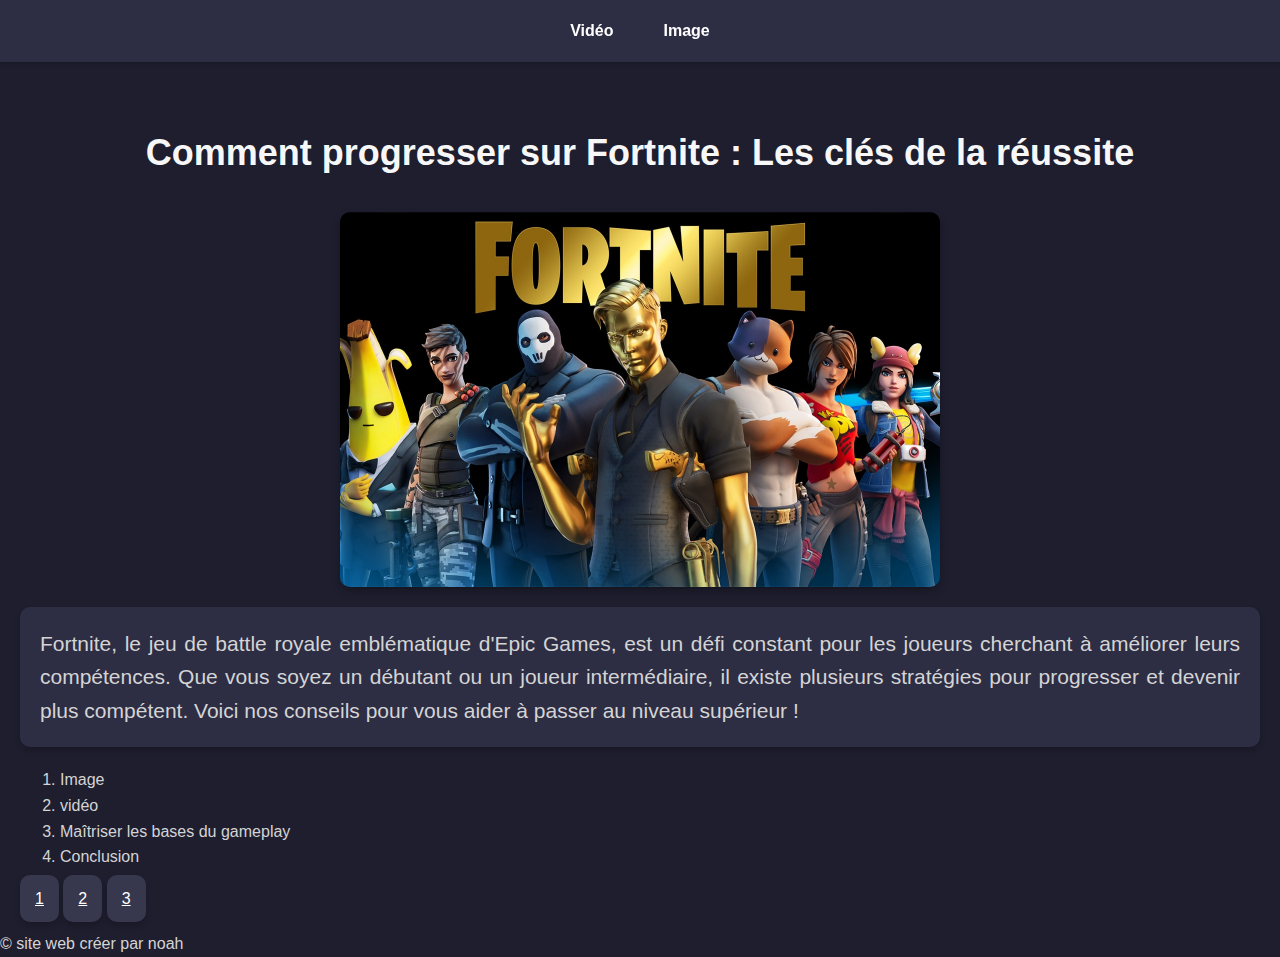
<file: index.html>
<html lang="fr">
<meta charset="UTF-8">
<title>Fortnite</title>

<link rel="stylesheet" href="style.css">

<body>

<div class="navbar">
<a href="https://www.youtube.com/embed/ioQZOgxXHVM?si=x29HWTZVedZ-2jQM">Vidéo
</a>
<a href="image.webp">Image</a>
</div>

<main>
<h1 class="bloc"> Comment progresser sur Fortnite : Les clés de la réussite
</h1>
<img src="image.webp"style="width:100%;max-width:600px;">
<p class="bloc5">Fortnite, le jeu de battle royale emblématique d'Epic Games, est un défi constant
	pour les joueurs cherchant à améliorer leurs compétences. Que vous soyez un débutant ou un joueur 
	intermédiaire, il existe plusieurs stratégies pour progresser et devenir plus compétent. Voici nos 
	conseils pour vous aider à passer au niveau supérieur !
</p>
	
<ol>
<li>Image</li>
<li>vidéo</li>
<li>Maîtriser les bases du gameplay</li>
<li>Conclusion</li>
</ol>

<a class="bloc4" href="index.html">1</a>
<a class="bloc4" href="index1.html">2</a>
<a class="bloc4" href="index2.html">3</a>
<a class="bloc6" href="imagedepied1.webp">easter egg</a>

</main>

<footer>
<a>&copy; site web créer par noah </a>
</footer>

</body>
</html>
</file>
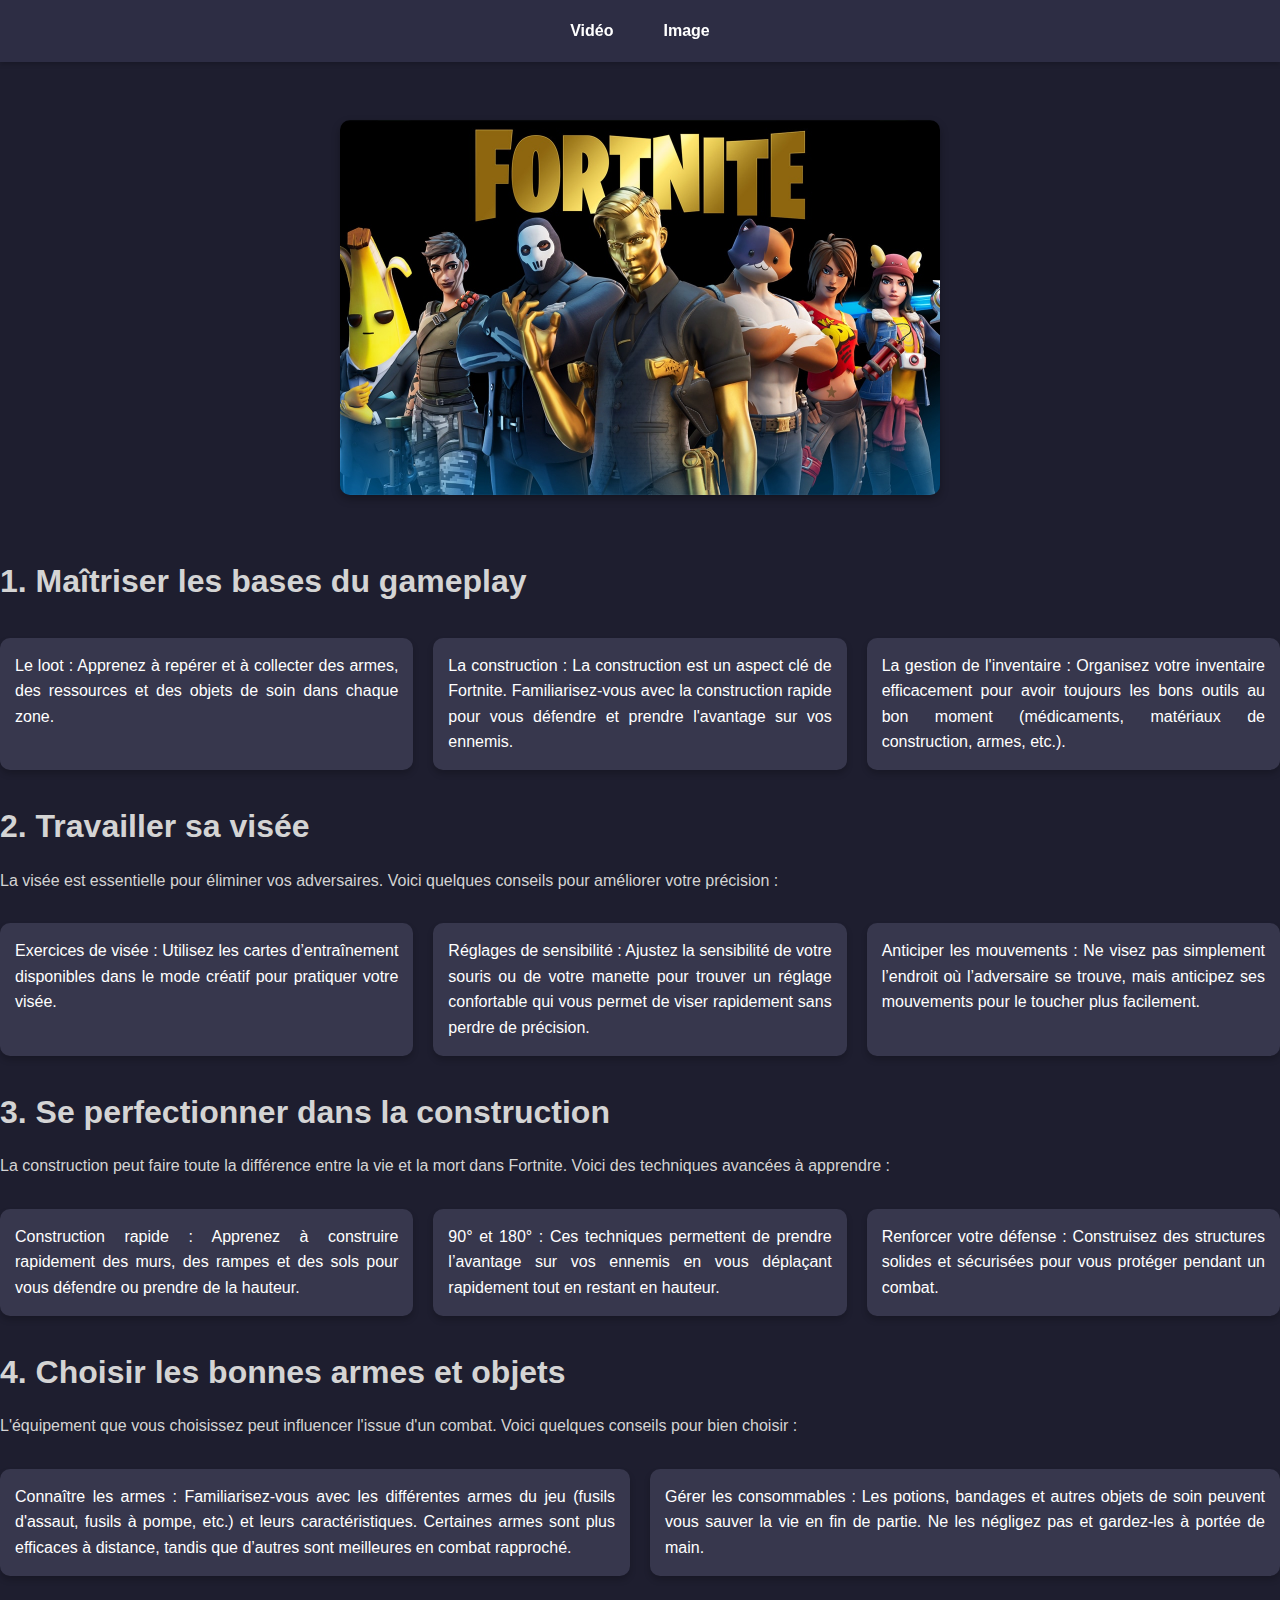
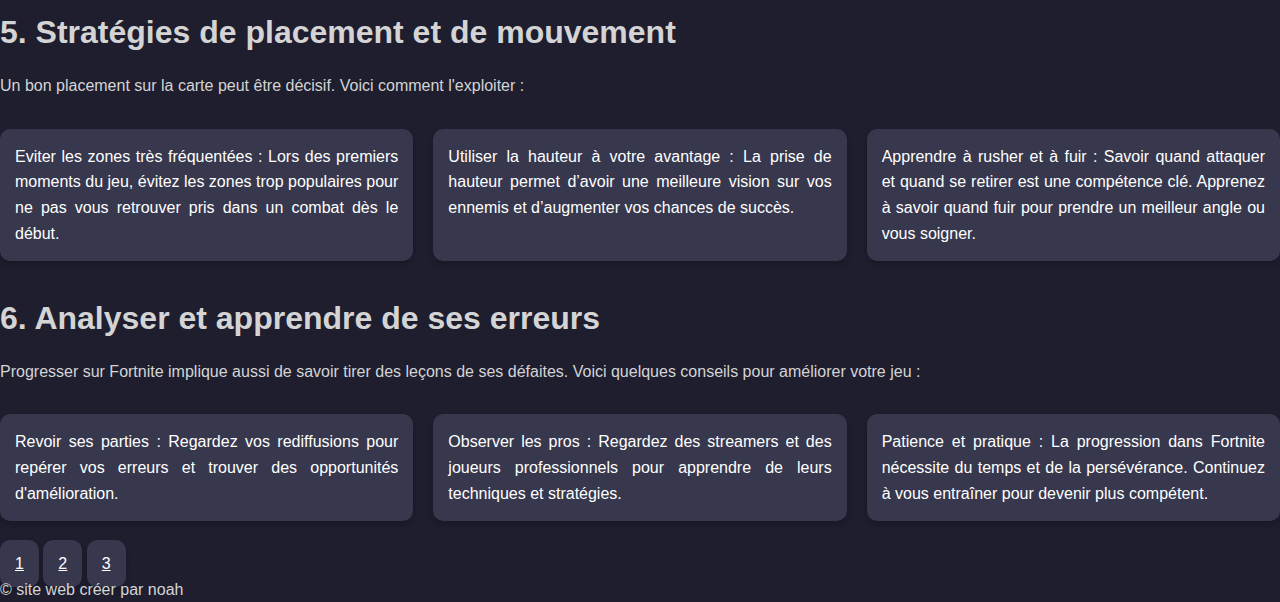
<file: index1.html>
<html lang="fr">
<meta charset="UTF-8">
<title>Fortnite</title>

<link rel="stylesheet" href="style.css">

<body>

<div class="navbar">
<a href="https://www.youtube.com/embed/ioQZOgxXHVM?si=x29HWTZVedZ-2jQM">Vidéo
</a>
<a href="image.webp">Image</a>
</div>
	
<main>
<img src="image.webp"style="width:100%;max-width:600px;">
</main>

<h1 class="bloc1">1. Maîtriser les bases du gameplay
</h1>
<div class="parent">
<p class="bloc4">Le loot : Apprenez à repérer et à collecter des armes, des ressources et des objets de soin dans chaque zone.
</p>
<p class="bloc4">La construction : La construction est un aspect clé de Fortnite. Familiarisez-vous avec la construction rapide pour vous défendre et prendre l'avantage sur vos ennemis.
</p>
<p class="bloc4">La gestion de l'inventaire : Organisez votre inventaire efficacement pour avoir toujours les bons outils au bon moment (médicaments, matériaux de construction, armes, etc.).
</p>
</div>

<h1 class="bloc1">2. Travailler sa visée
</h1>
<p class="bloc2">La visée est essentielle pour éliminer vos adversaires. Voici quelques conseils pour améliorer votre précision :
</p>
<div class="parent">
<p class="bloc4">Exercices de visée : Utilisez les cartes d’entraînement disponibles dans le mode créatif pour pratiquer votre visée.
</p>
<p class="bloc4">Réglages de sensibilité : Ajustez la sensibilité de votre souris ou de votre manette pour trouver un réglage confortable qui vous permet de viser rapidement sans perdre de précision.
</p>
<p class="bloc4">Anticiper les mouvements : Ne visez pas simplement l’endroit où l’adversaire se trouve, mais anticipez ses mouvements pour le toucher plus facilement.
</p>
</div>

<h1 class="bloc1">3. Se perfectionner dans la construction
</h1>
<p class="bloc2">La construction peut faire toute la différence entre la vie et la mort dans Fortnite. Voici des techniques avancées à apprendre :
</p>
<div class="parent">
<p class="bloc4">Construction rapide : Apprenez à construire rapidement des murs, des rampes et des sols pour vous défendre ou prendre de la hauteur.
</p>
<p class="bloc4">90° et 180° : Ces techniques permettent de prendre l’avantage sur vos ennemis en vous déplaçant rapidement tout en restant en hauteur.
</p>
<p class="bloc4">Renforcer votre défense : Construisez des structures solides et sécurisées pour vous protéger pendant un combat.
</p>
</div>

<h1 class="bloc1">4. Choisir les bonnes armes et objets
</h1>
<p class="bloc2">L'équipement que vous choisissez peut influencer l'issue d'un combat. Voici quelques conseils pour bien choisir :
</p>
<div class="parent">
<p class="bloc4">Connaître les armes : Familiarisez-vous avec les différentes armes du jeu (fusils d'assaut, fusils à pompe, etc.) et leurs caractéristiques. Certaines armes sont plus efficaces à distance, tandis que d’autres sont meilleures en combat rapproché.
</p>
<p class="bloc4">Gérer les consommables : Les potions, bandages et autres objets de soin peuvent vous sauver la vie en fin de partie. Ne les négligez pas et gardez-les à portée de main.
</p>
</div>
	
<h1 class="bloc1">5. Stratégies de placement et de mouvement
</h1>
<p class="bloc2">Un bon placement sur la carte peut être décisif. Voici comment l'exploiter :
</p>
<div class="parent">
<p class="bloc4">Eviter les zones très fréquentées : Lors des premiers moments du jeu, évitez les zones trop populaires pour ne pas vous retrouver pris dans un combat dès le début.
</p>
<p class="bloc4">Utiliser la hauteur à votre avantage : La prise de hauteur permet d’avoir une meilleure vision sur vos ennemis et d’augmenter vos chances de succès.
</p>
<p class="bloc4">Apprendre à rusher et à fuir : Savoir quand attaquer et quand se retirer est une compétence clé. Apprenez à savoir quand fuir pour prendre un meilleur angle ou vous soigner.
</p>
</div>

<h1 class="bloc1">6. Analyser et apprendre de ses erreurs
</h1>
<p class="bloc2">Progresser sur Fortnite implique aussi de savoir tirer des leçons de ses défaites. Voici quelques conseils pour améliorer votre jeu :
</p>
<div class="parent">
<p class="bloc4">Revoir ses parties : Regardez vos rediffusions pour repérer vos erreurs et trouver des opportunités d'amélioration.
</p>
<p class="bloc4">Observer les pros : Regardez des streamers et des joueurs professionnels pour apprendre de leurs techniques et stratégies.
</p>
<p class="bloc4">Patience et pratique : La progression dans Fortnite nécessite du temps et de la persévérance. Continuez à vous entraîner pour devenir plus compétent.
</p>
</div>

<a class="bloc4" href="index.html">1</a>
<a class="bloc4" href="index1.html">2</a>
<a class="bloc4" href="index2.html">3</a>
<a class="bloc6" href="imagedepied1.webp">easter egg</a>
</main>

<footer>
<a>&copy; site web créer par noah </a>
</footer>

</body>
</html>
</file>
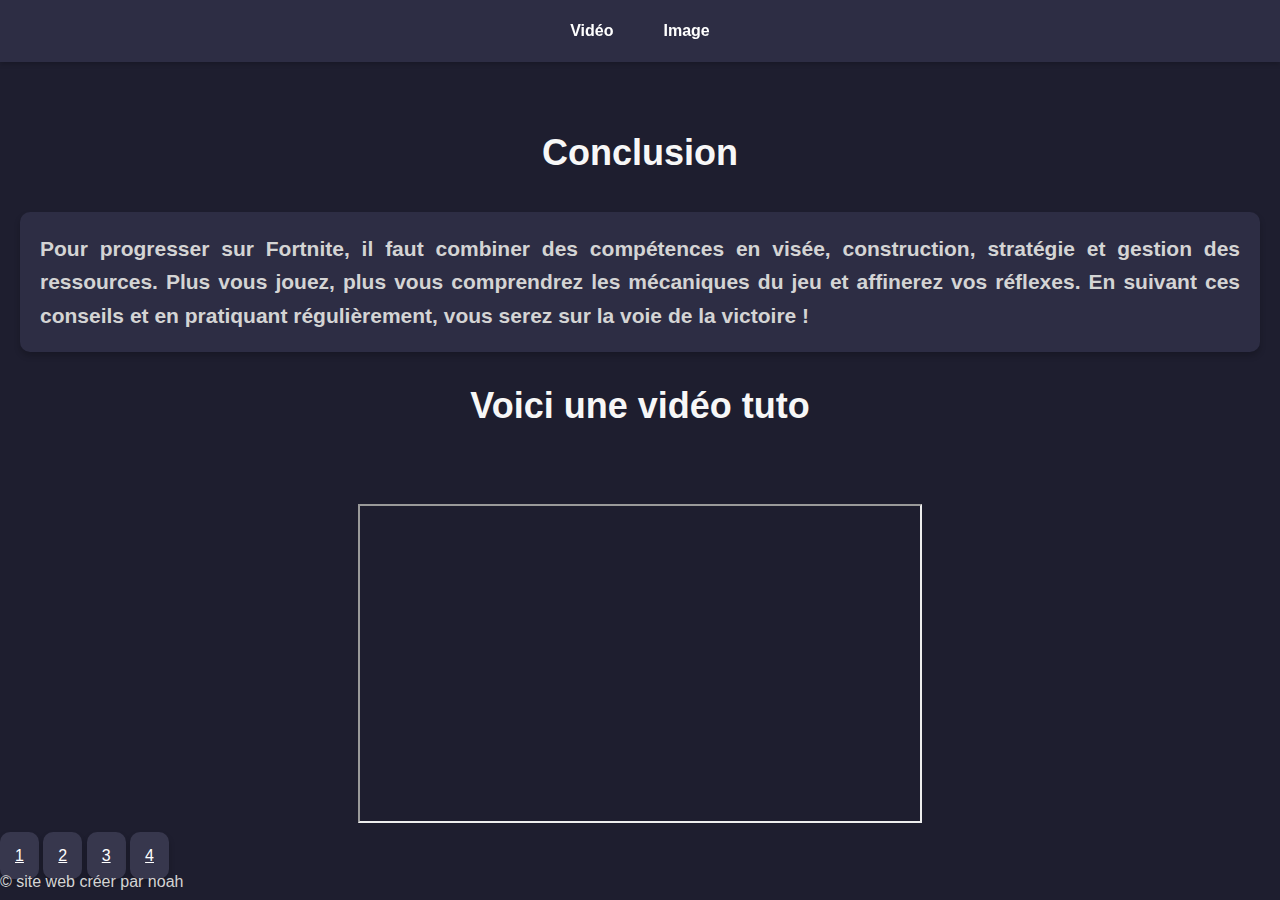
<file: index2.html>
<html lang="fr">
<meta charset="UTF-8">
<title>Fortnite</title>

<link rel="stylesheet" href="style.css">

<body>

<div class="navbar">
<a href="https://www.youtube.com/embed/ioQZOgxXHVM?si=x29HWTZVedZ-2jQM">Vidéo
</a>
<a href="image.webp">Image</a>
</div>

<main>
<h1 class="bloc">Conclusion</h1>
<h1 class="bloc5">Pour progresser sur Fortnite, il faut combiner des compétences en visée, construction, stratégie et gestion des ressources. Plus vous jouez, plus vous comprendrez les mécaniques du jeu et affinerez vos réflexes. En suivant ces conseils et en pratiquant régulièrement, vous serez sur la voie de la victoire !</h1>
<h1 class="bloc">Voici une vidéo tuto</h1>
</main>

 <div id="videoBox"><iframe width="560" height="315" 
src="https://www.youtube.com/embed/ioQZOgxXHVM?si=x29HWTZVedZ-2jQM">
</iframe>
</div>

<a class="bloc4" href="index.html">1</a>
<a class="bloc4" href="index1.html">2</a>
<a class="bloc4" href="index2.html">3</a>
<a class="bloc4" href="index3.html">4</a>
</main>

<footer>
<a>&copy; site web créer par noah </a>
</footer>

</body>
</html>
</file>
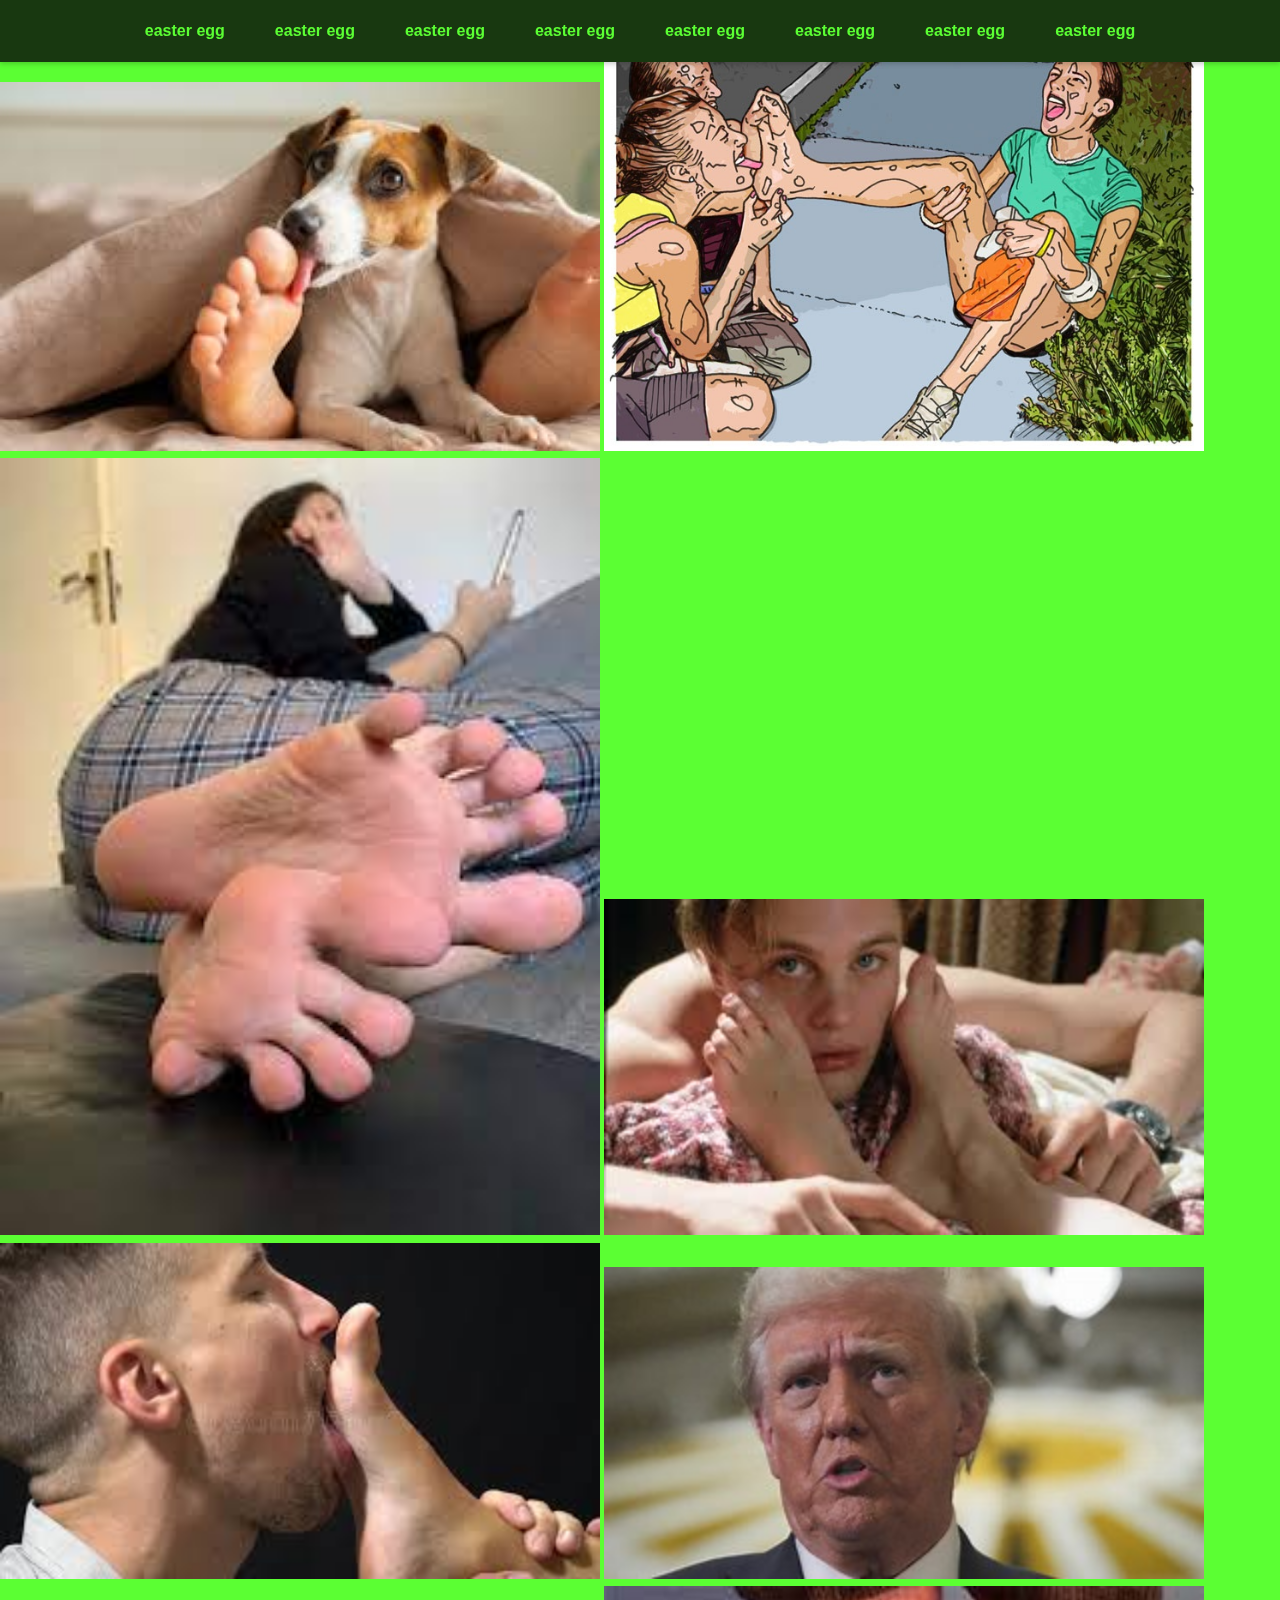
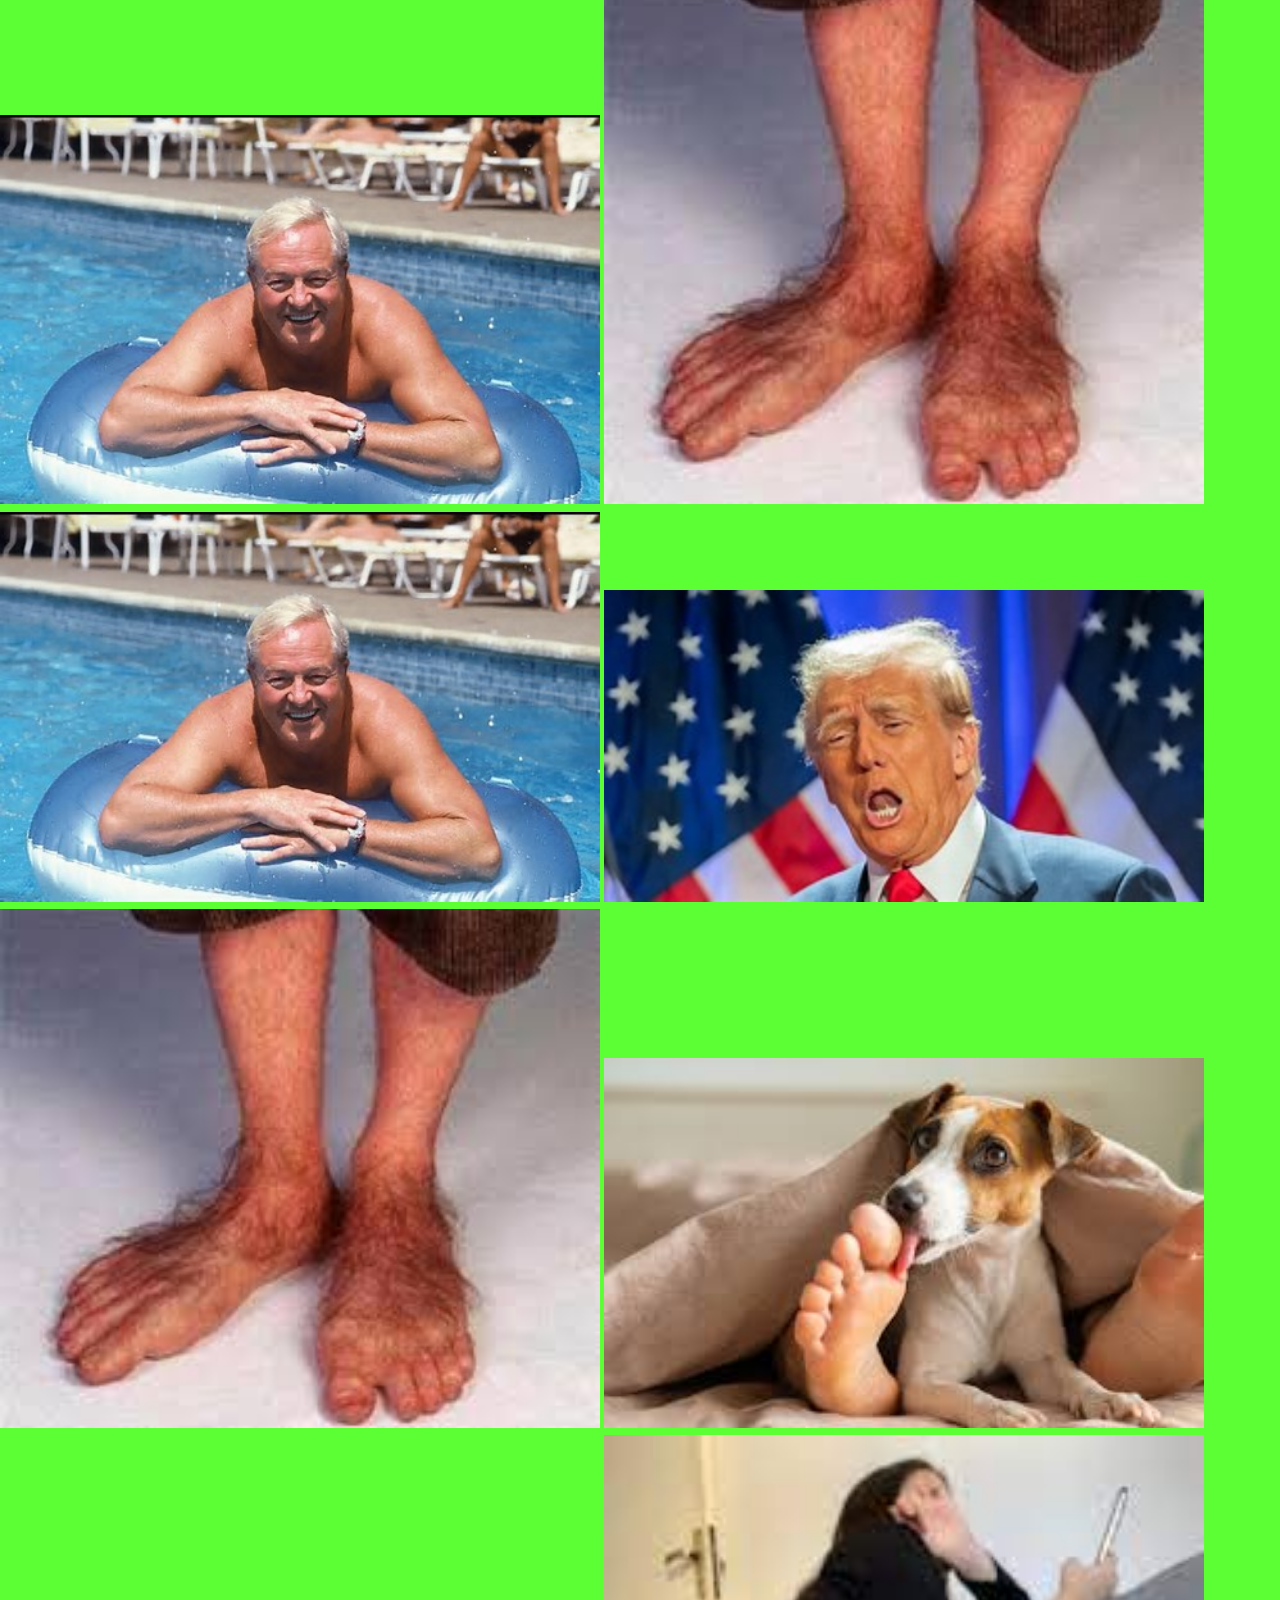
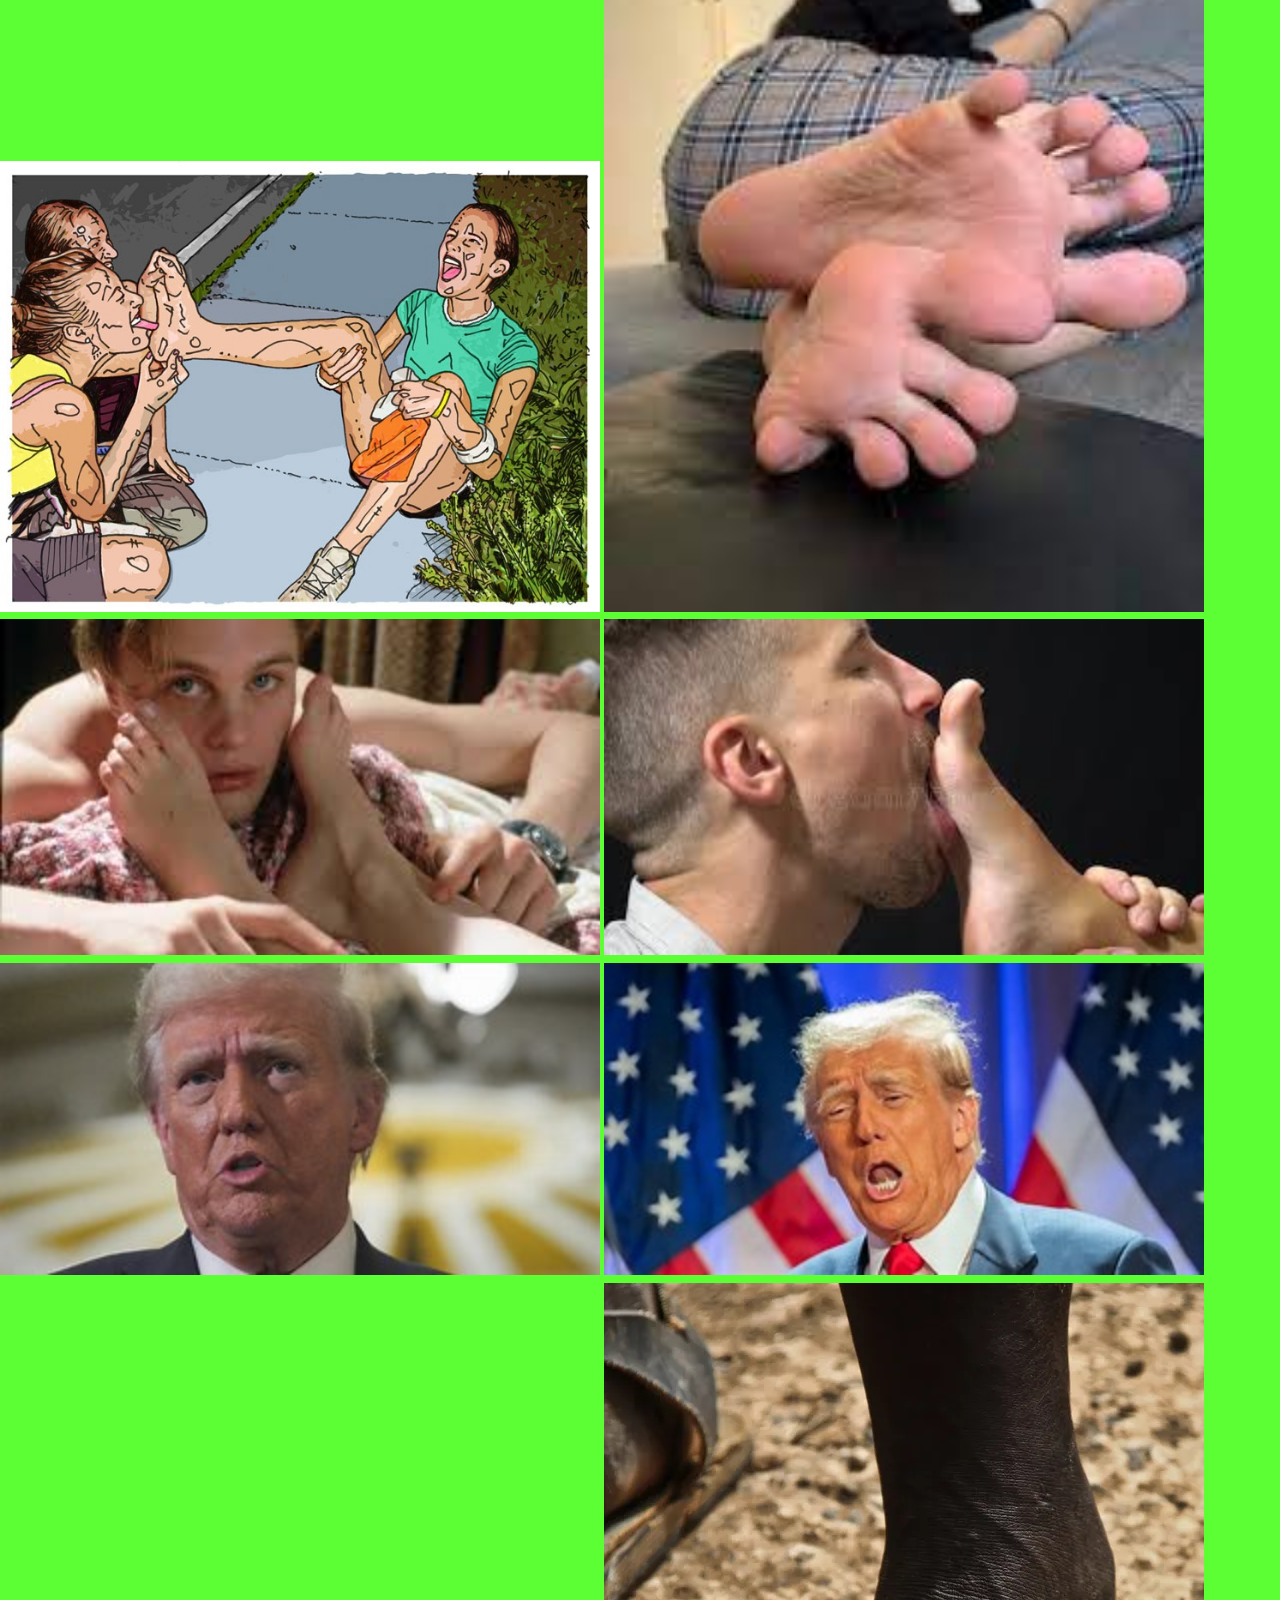
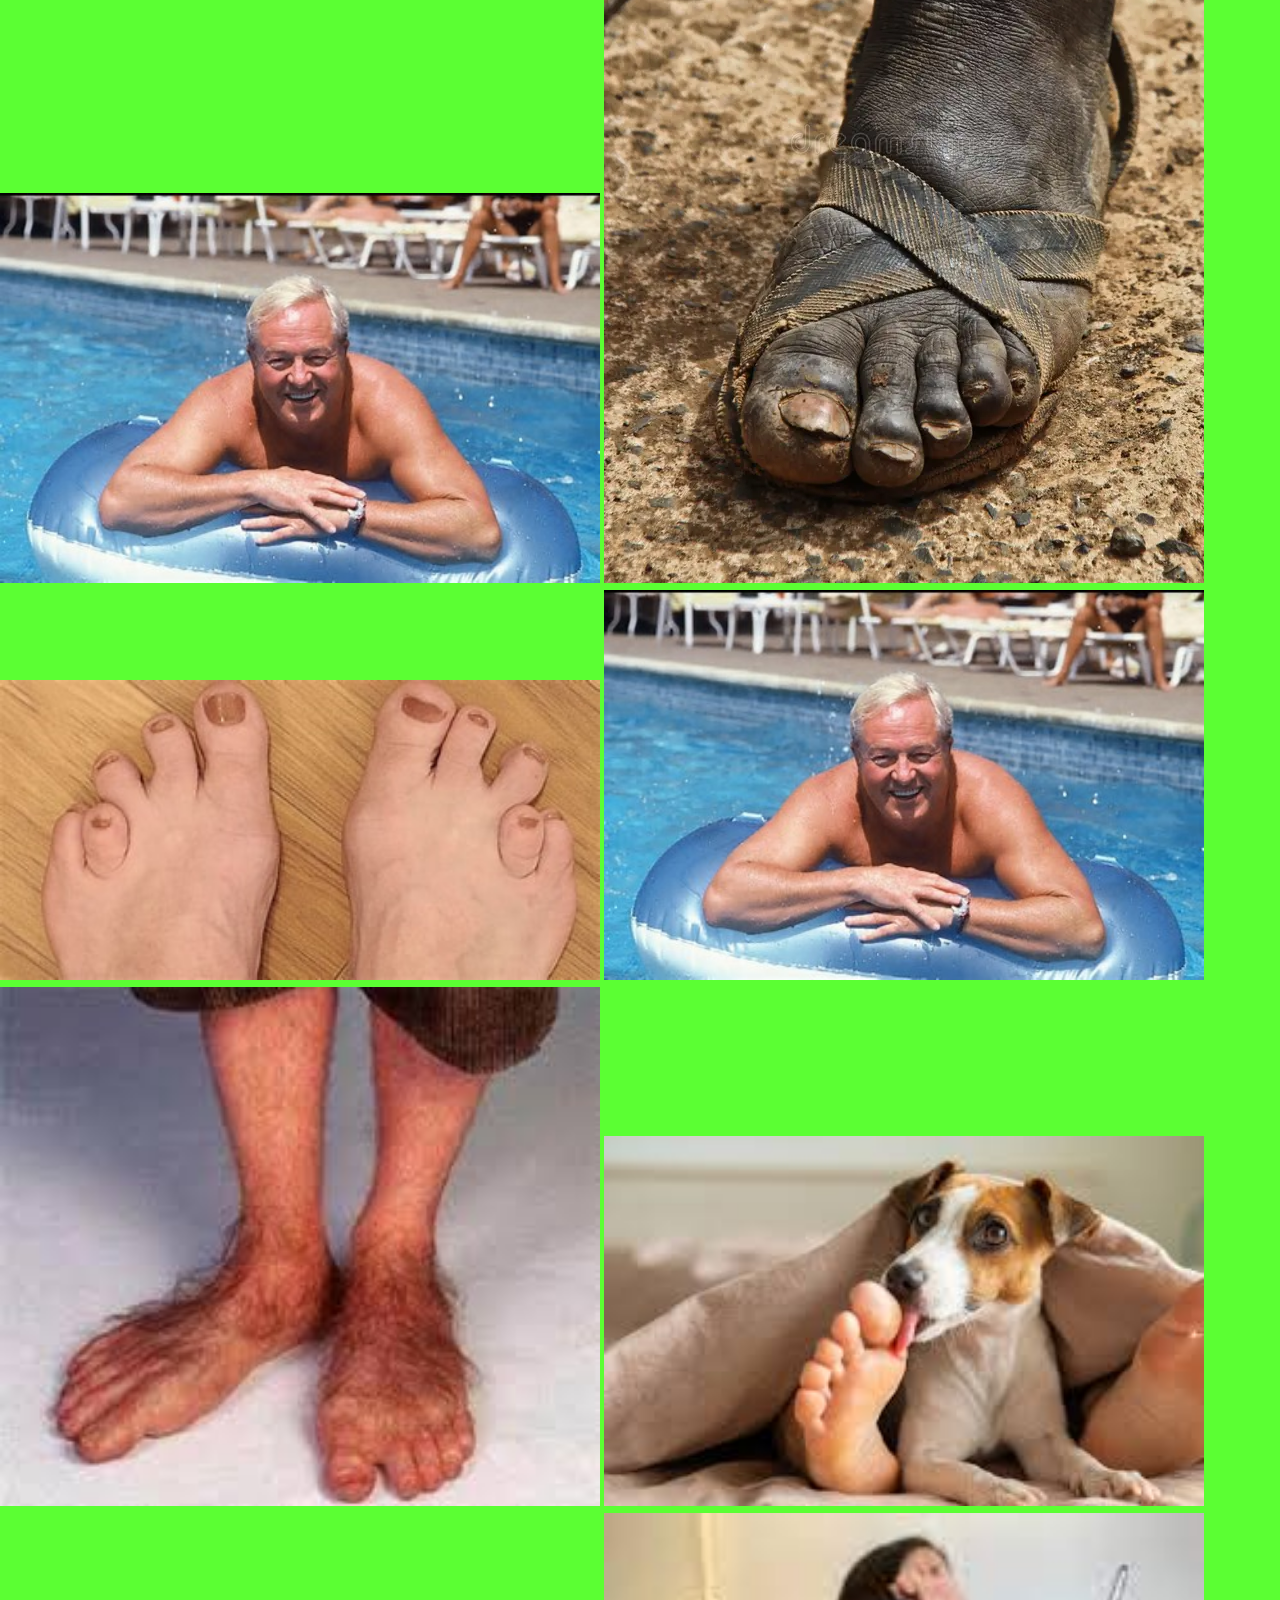
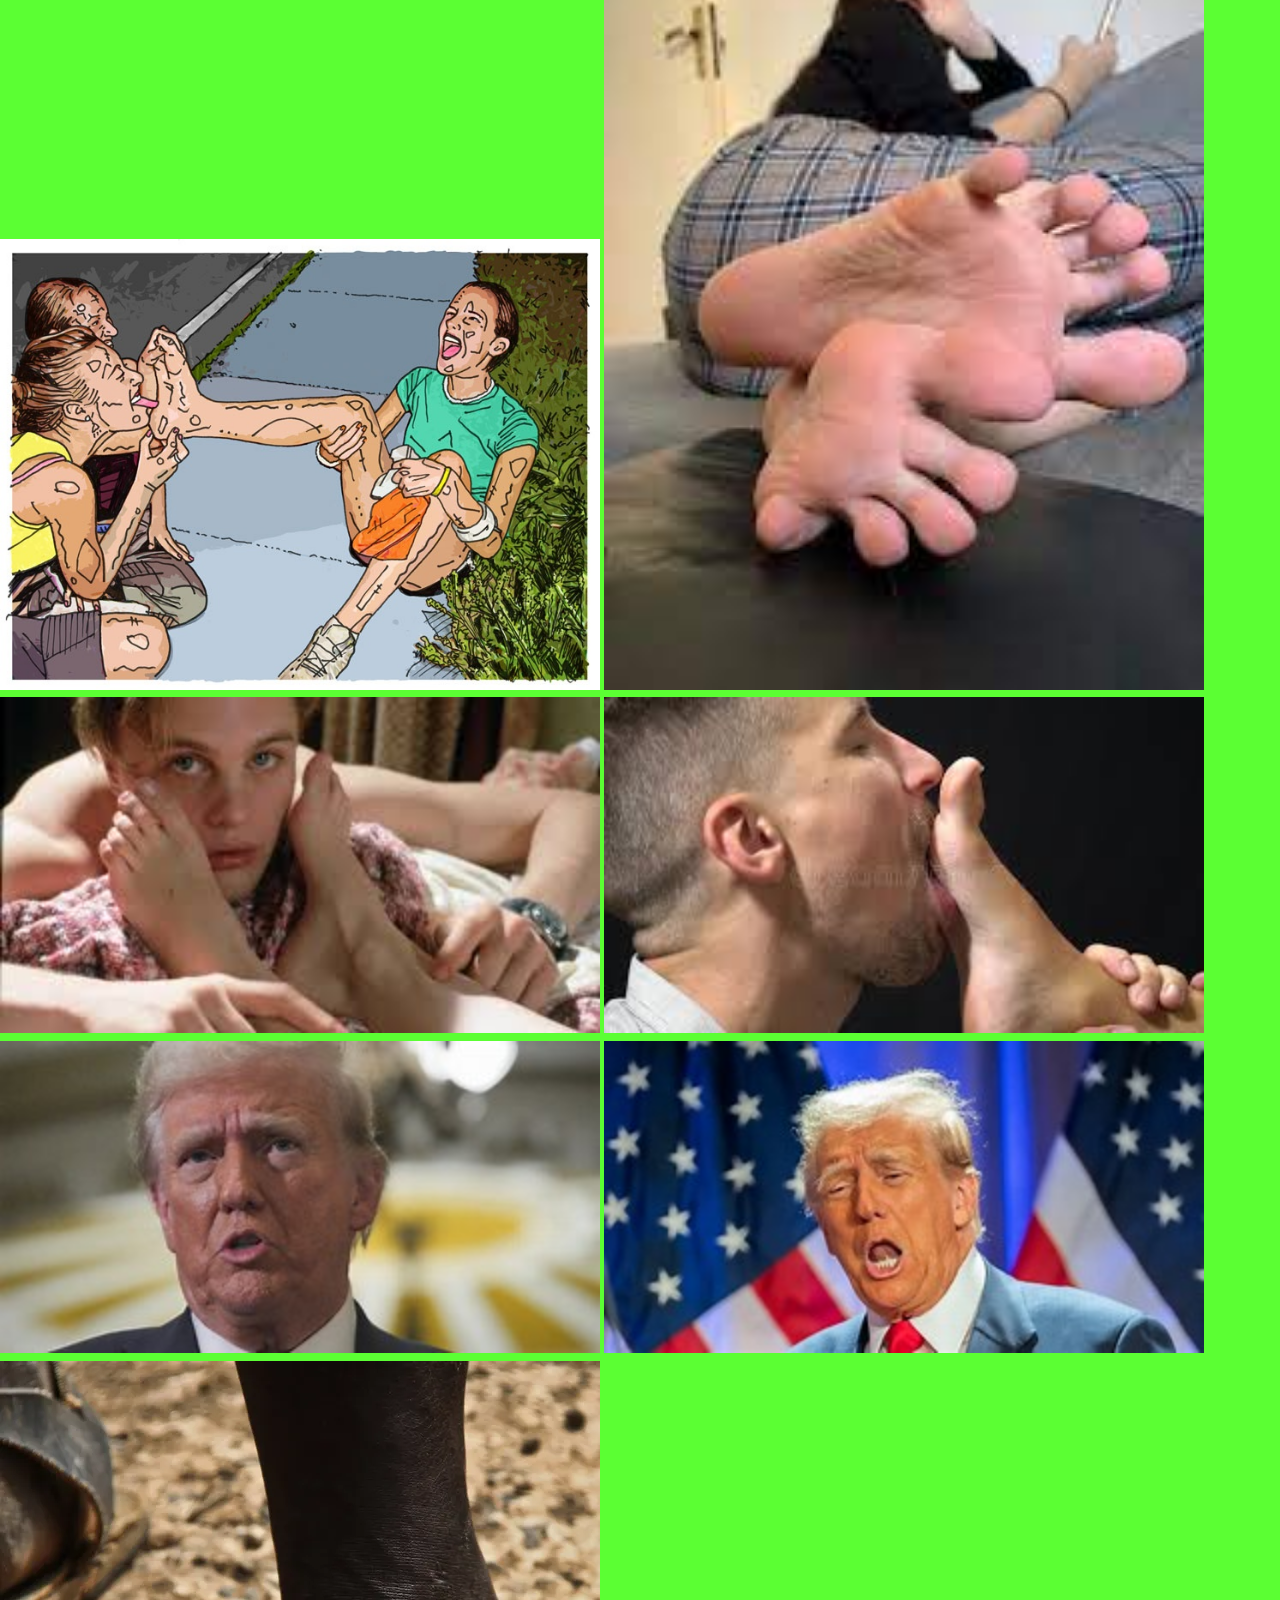
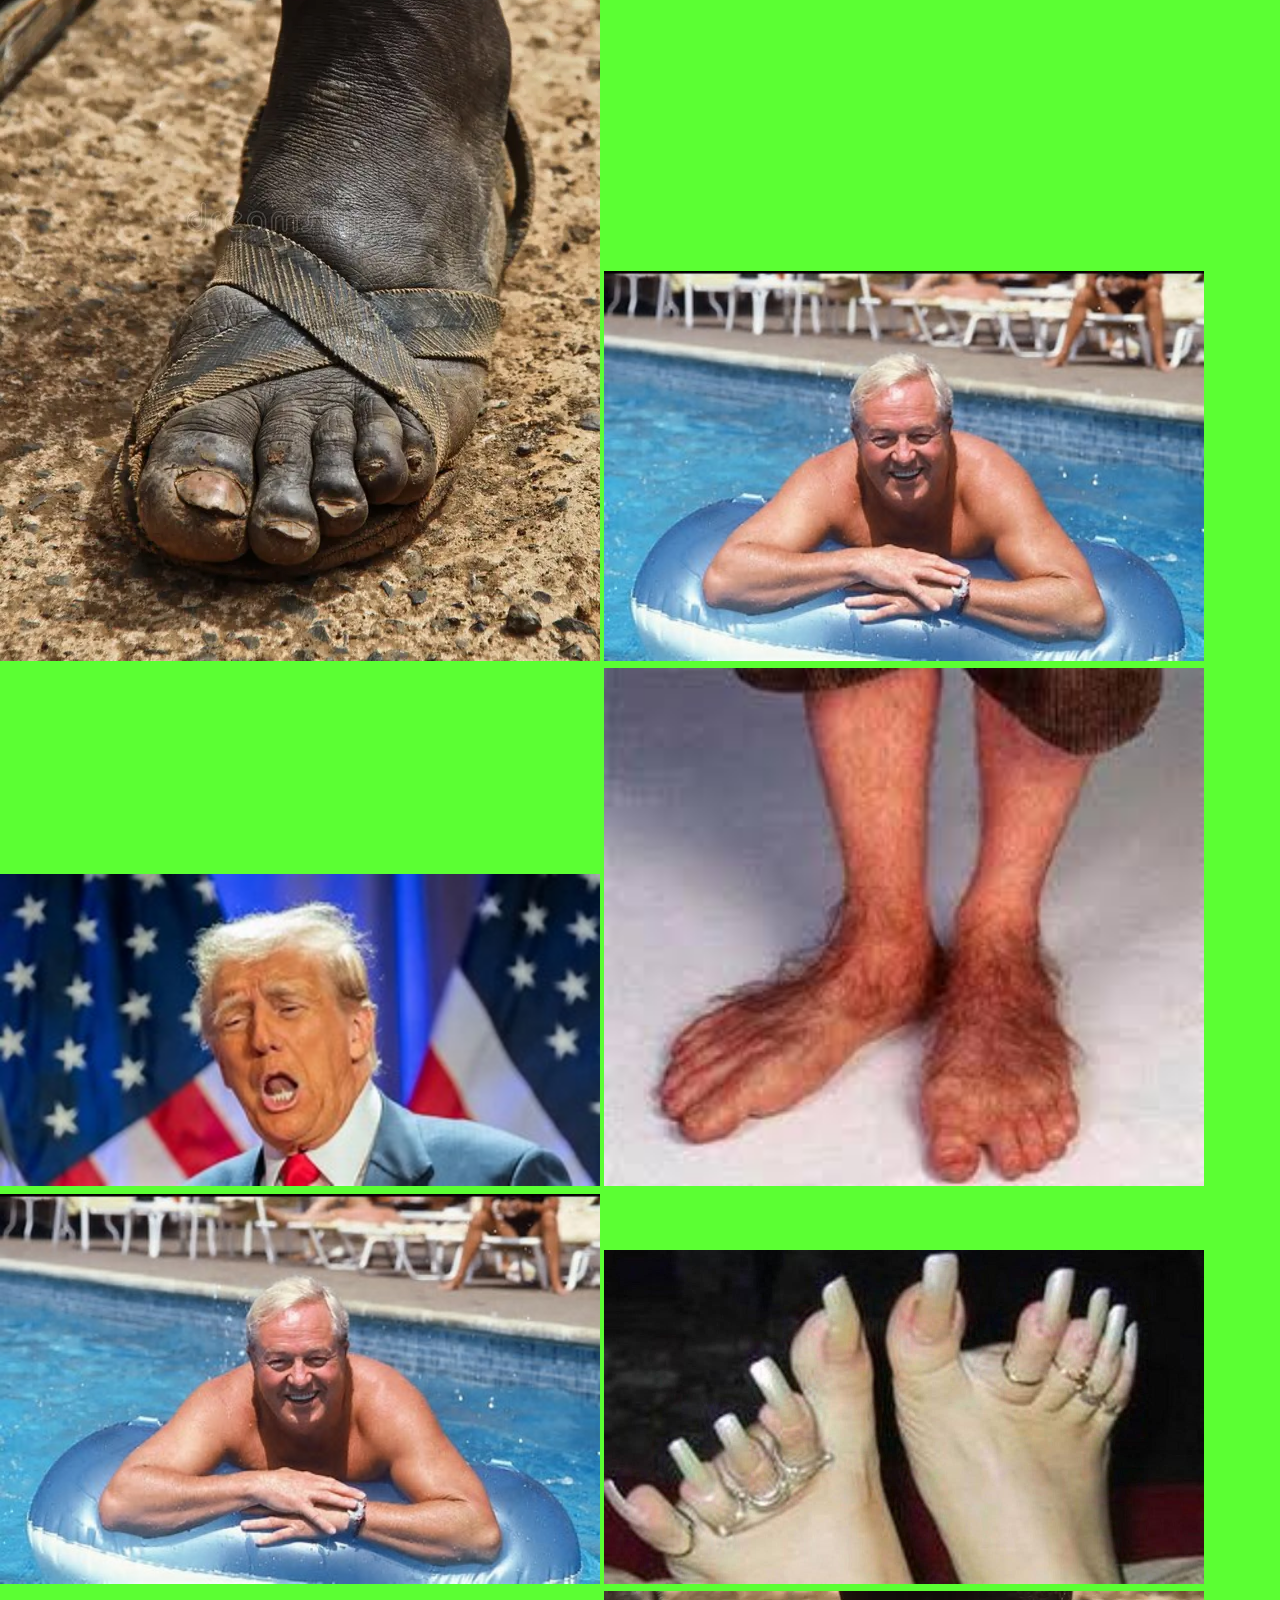
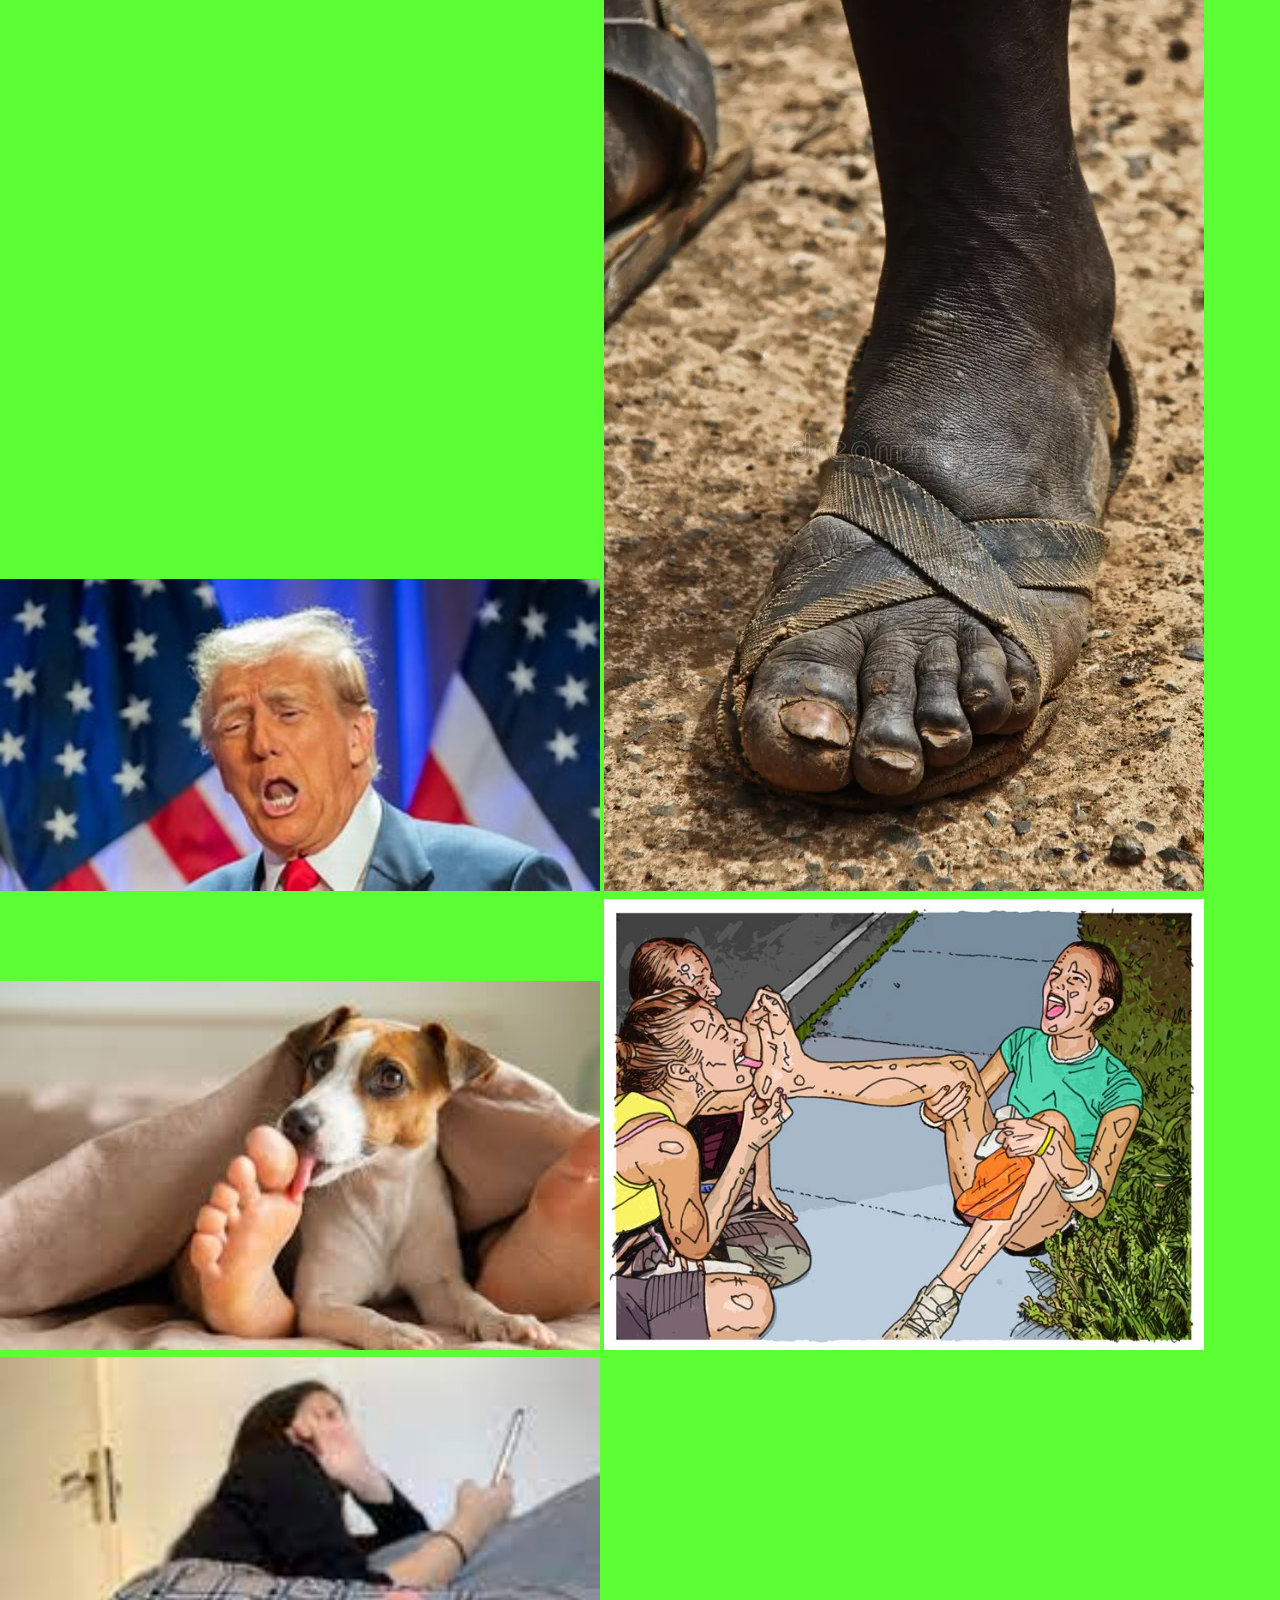
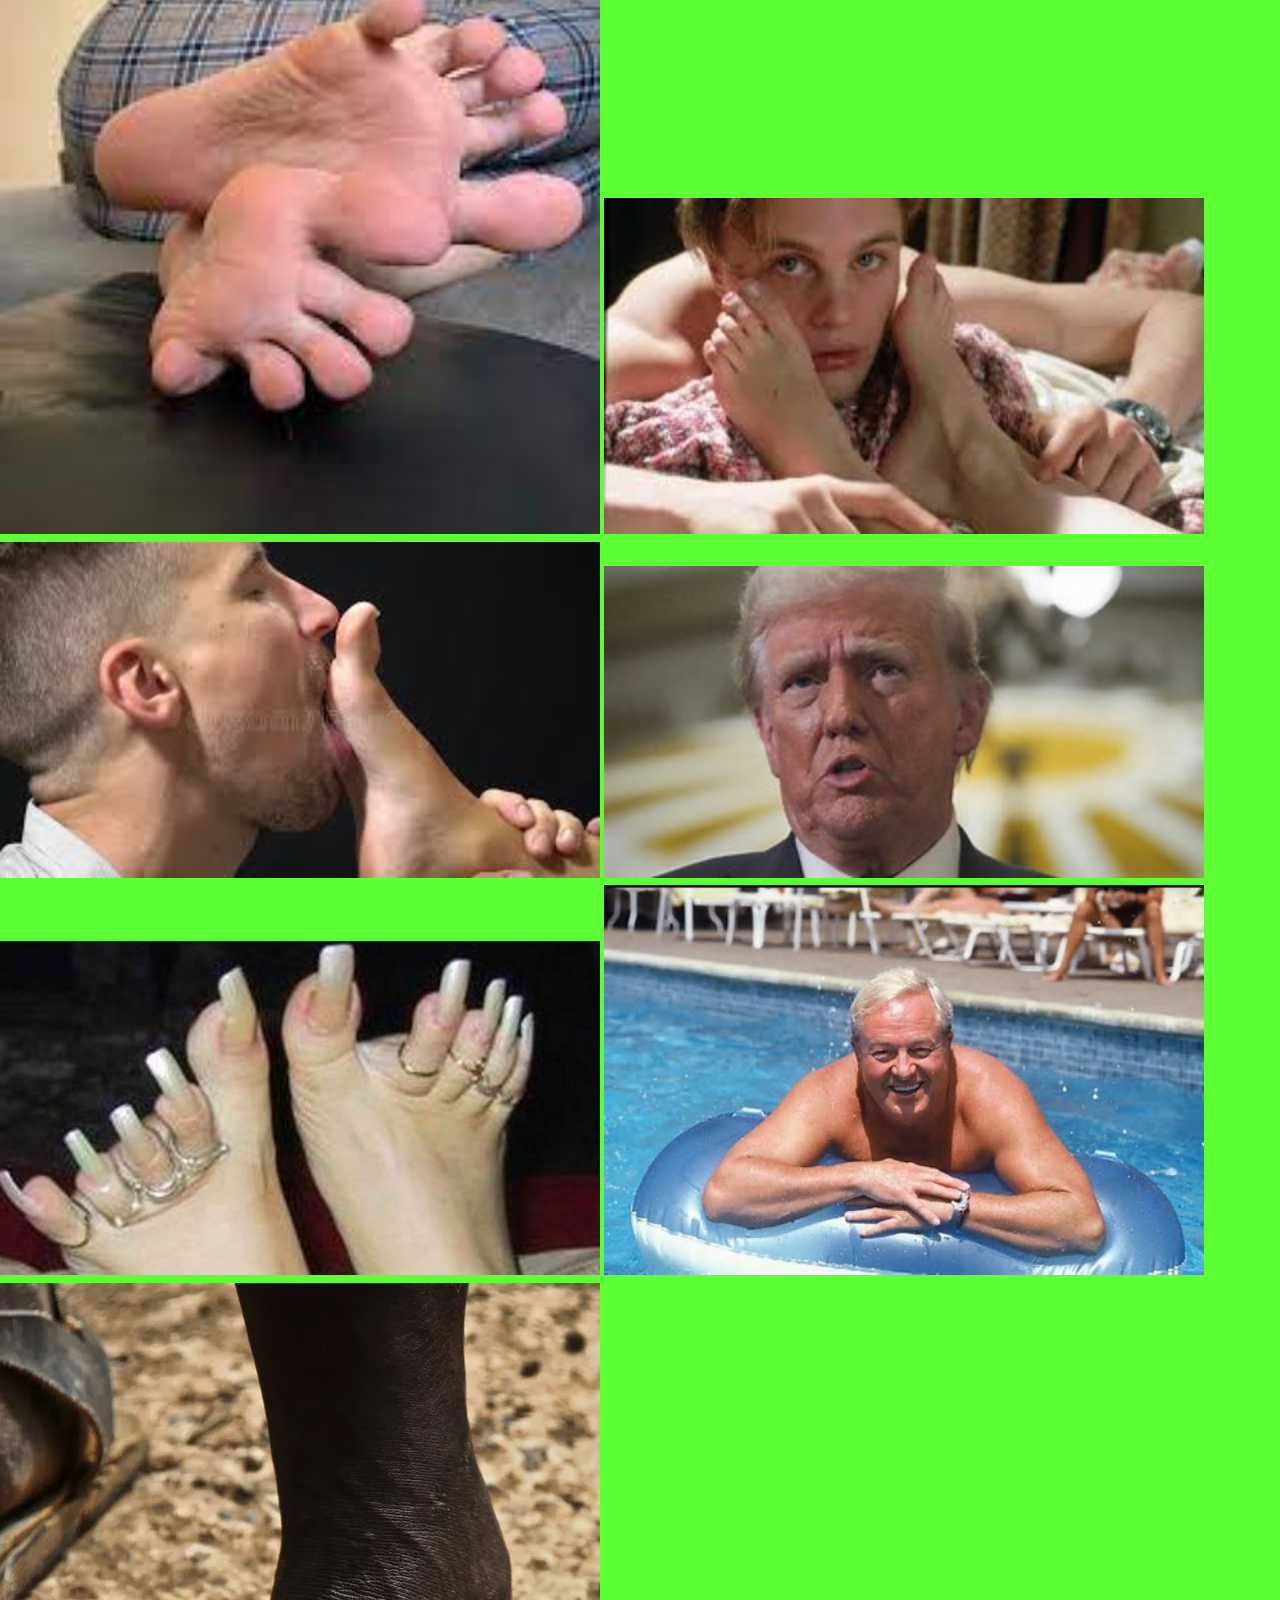
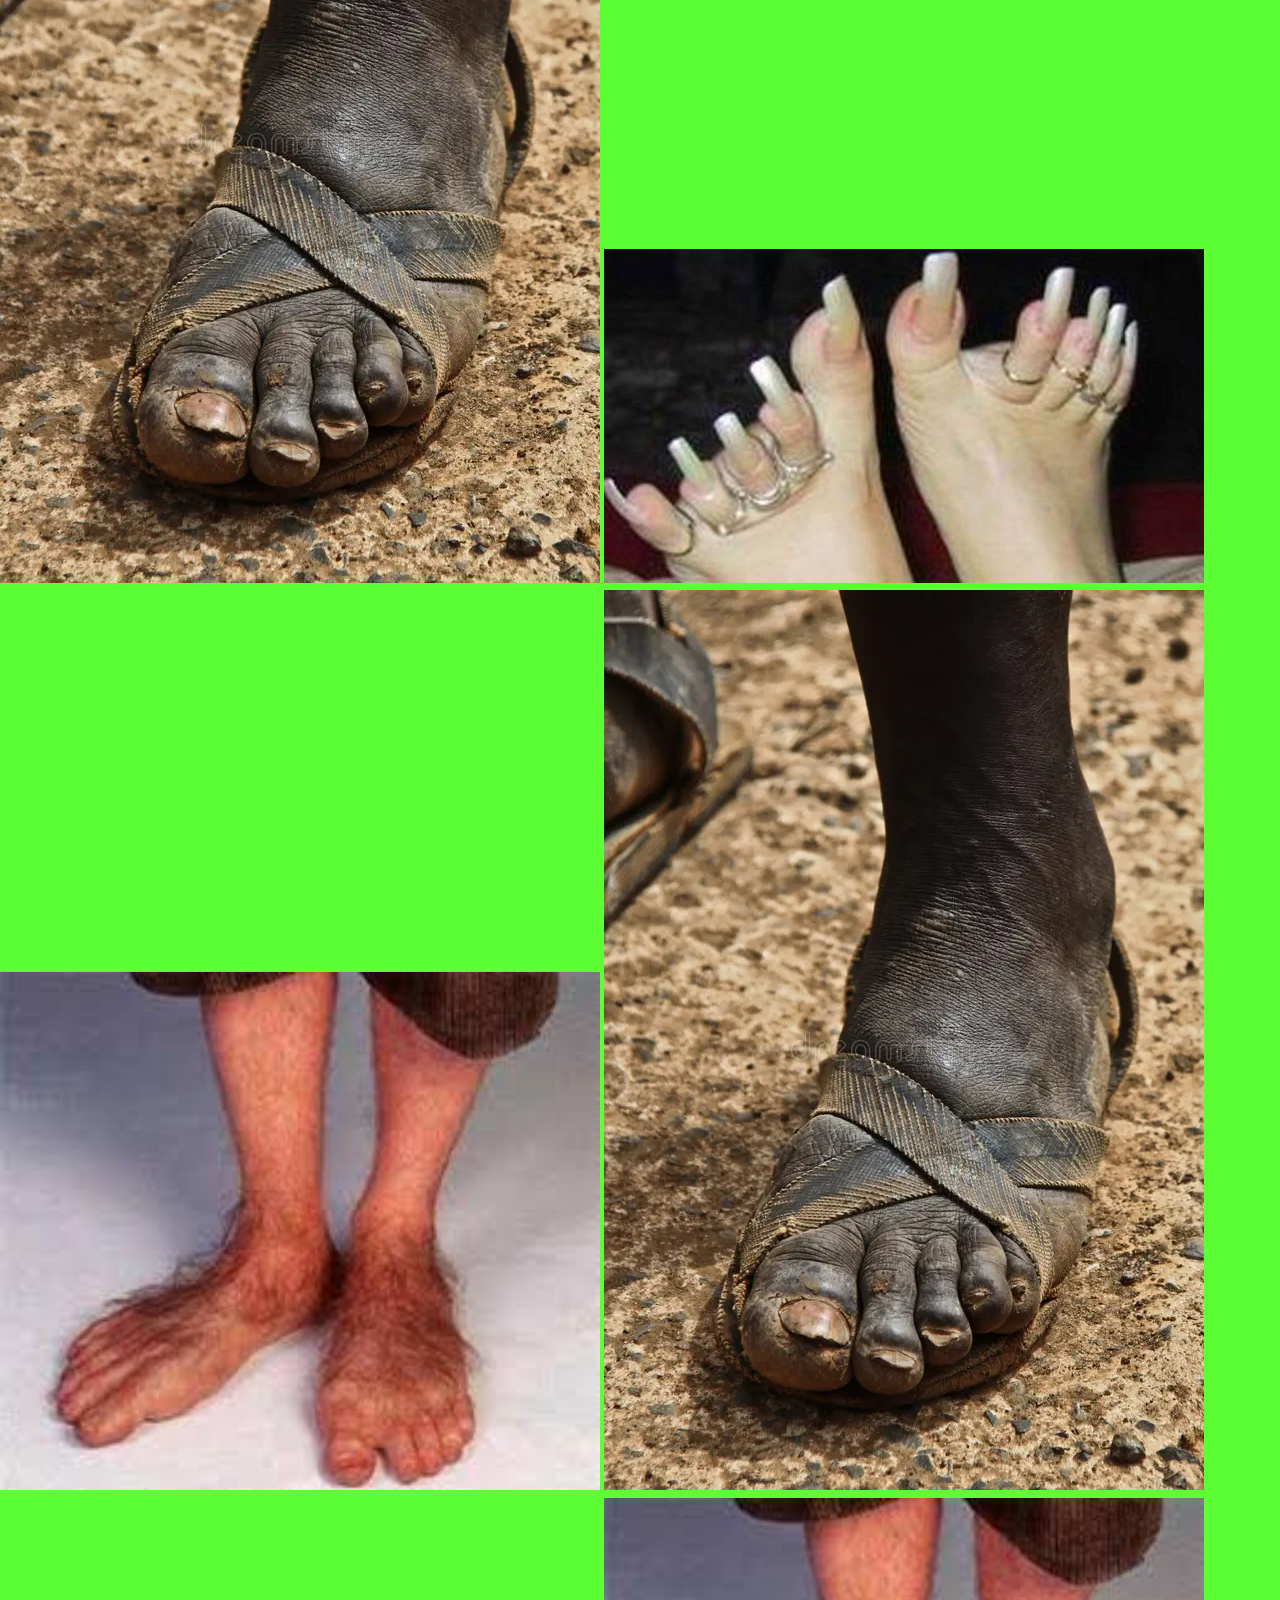
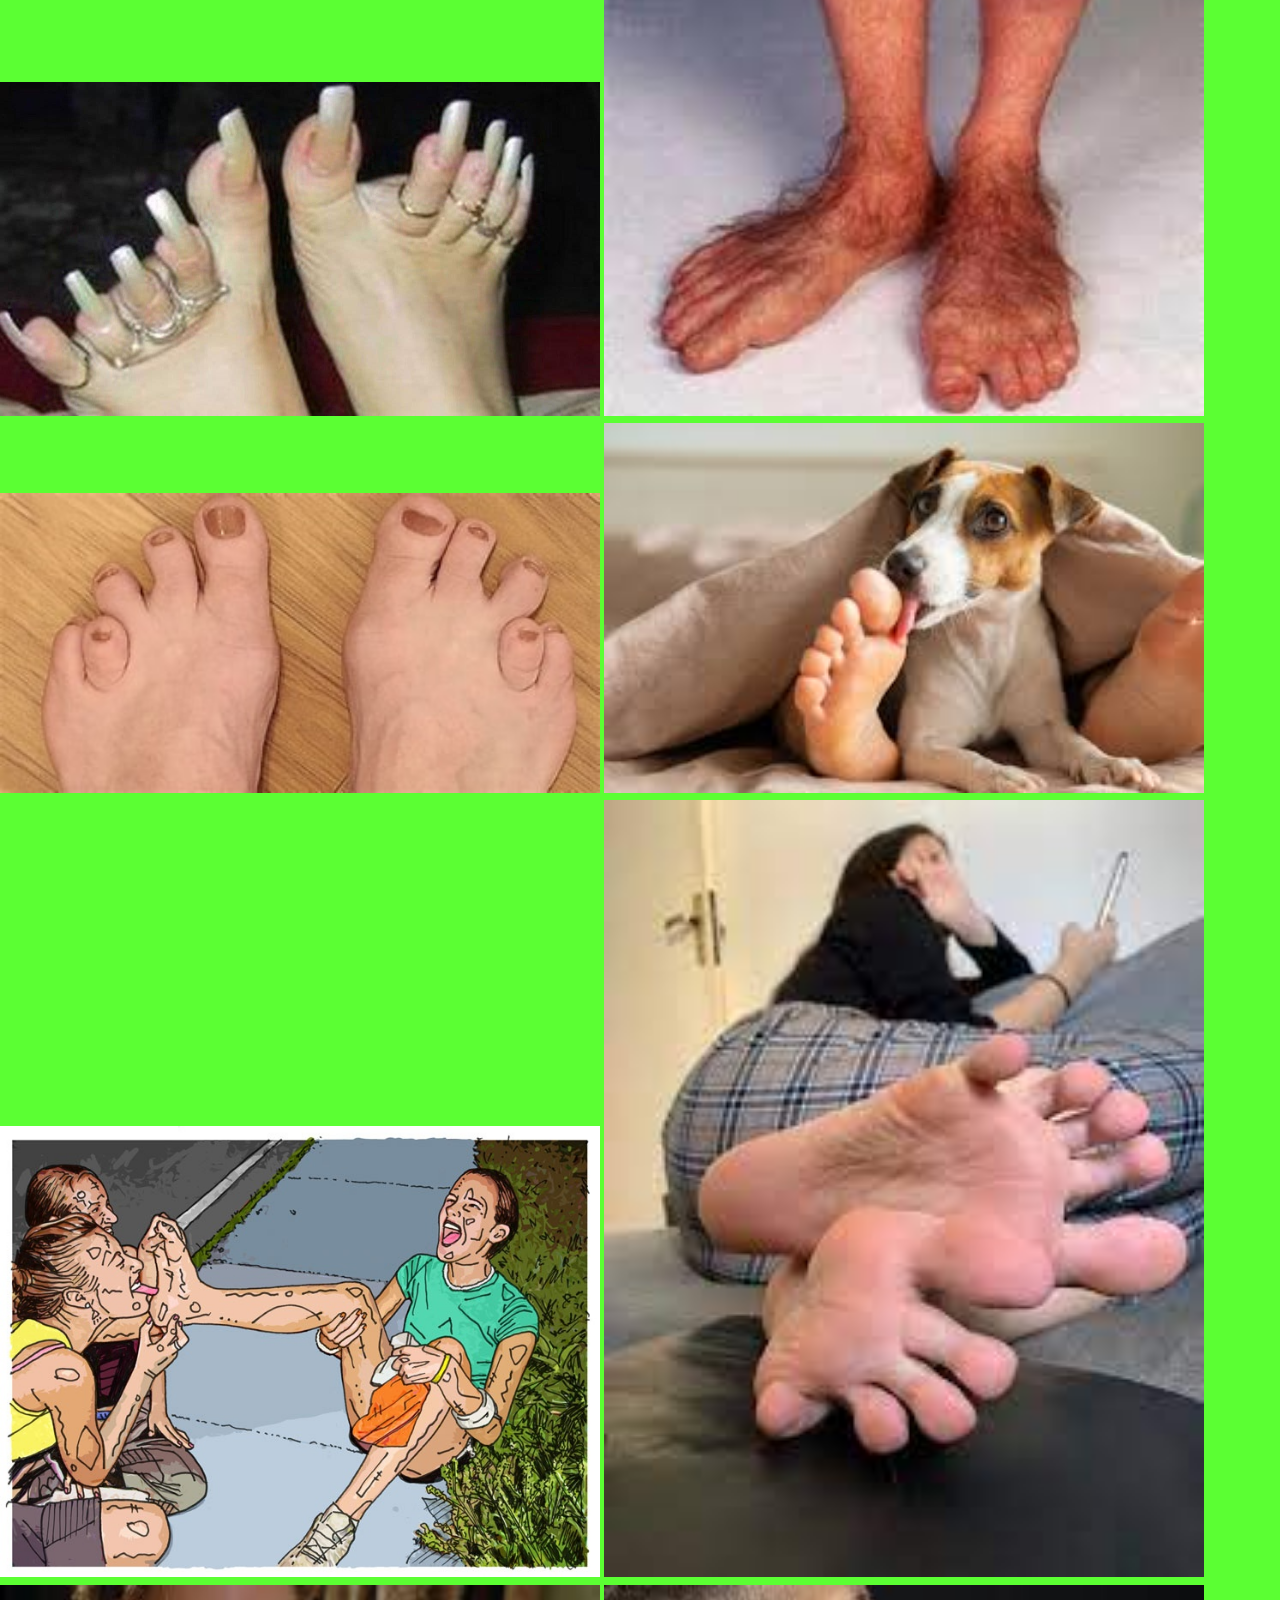
<file: index3.html>
<html lang="fr">
<meta charset="UTF-8">
<title>pieds</title>

<link rel="stylesheet" href="style1.css">

<body>

<div class="navbar">
<a href="imagedepied.webp">easter egg</a>
<a href="imagedepied.webp">easter egg</a>
<a href="imagedepied.webp">easter egg</a>
<a href="imagedepied.webp">easter egg</a>
<a href="imagedepied.webp">easter egg</a>
<a href="imagedepied.webp">easter egg</a>
<a href="imagedepied.webp">easter egg</a>
<a href="imagedepied.webp">easter egg</a>
</div>

<img src="images.jpg"style="width:100%;max-width:600px;">
<img src="filles-leche-pied.jpg"style="width:100%;max-width:600px;">
<img src="imagess.jpg"style="width:100%;max-width:600px;">
<img src="téléchargement.jpg"style="width:100%;max-width:600px;">
<img src="téléchargemente.jpg"style="width:100%;max-width:600px;">
<img src="bizars.jpg"style="width:100%;max-width:600px;">
<img src="caca.jfif"style="width:100%;max-width:600px;">
<img src="images.jpeg"style="width:100%;max-width:600px;">
<img src="caca.jfif"style="width:100%;max-width:600px;">
<img src="pipi.jfif"style="width:100%;max-width:600px;">
<img src="images.jpeg"style="width:100%;max-width:600px;">
<img src="images.jpg"style="width:100%;max-width:600px;">
<img src="filles-leche-pied.jpg"style="width:100%;max-width:600px;">
<img src="imagess.jpg"style="width:100%;max-width:600px;">
<img src="téléchargement.jpg"style="width:100%;max-width:600px;">
<img src="téléchargemente.jpg"style="width:100%;max-width:600px;">
<img src="bizars.jpg"style="width:100%;max-width:600px;">
<img src="pipi.jfif"style="width:100%;max-width:600px;">
<img src="caca.jfif"style="width:100%;max-width:600px;">
<img src="pied2.webp"style="width:100%;max-width:600px;">
<img src="th.jfif"style="width:100%;max-width:600px;">
<img src="caca.jfif"style="width:100%;max-width:600px;">
<img src="images.jpeg"style="width:100%;max-width:600px;">
<img src="images.jpg"style="width:100%;max-width:600px;">
<img src="filles-leche-pied.jpg"style="width:100%;max-width:600px;">
<img src="imagess.jpg"style="width:100%;max-width:600px;">
<img src="téléchargement.jpg"style="width:100%;max-width:600px;">
<img src="téléchargemente.jpg"style="width:100%;max-width:600px;">
<img src="bizars.jpg"style="width:100%;max-width:600px;">
<img src="pipi.jfif"style="width:100%;max-width:600px;">
<img src="pied2.webp"style="width:100%;max-width:600px;">
<img src="caca.jfif"style="width:100%;max-width:600px;">
<img src="pipi.jfif"style="width:100%;max-width:600px;">
<img src="images.jpeg"style="width:100%;max-width:600px;">
<img src="caca.jfif"style="width:100%;max-width:600px;">
<img src="imagedepied1.webp"style="width:100%;max-width:600px;">
<img src="pipi.jfif"style="width:100%;max-width:600px;">
<img src="pied2.webp"style="width:100%;max-width:600px;">
<img src="images.jpg"style="width:100%;max-width:600px;">
<img src="filles-leche-pied.jpg"style="width:100%;max-width:600px;">
<img src="imagess.jpg"style="width:100%;max-width:600px;">
<img src="téléchargement.jpg"style="width:100%;max-width:600px;">
<img src="téléchargemente.jpg"style="width:100%;max-width:600px;">
<img src="bizars.jpg"style="width:100%;max-width:600px;">
<img src="imagedepied1.webp"style="width:100%;max-width:600px;">
<img src="caca.jfif"style="width:100%;max-width:600px;">
<img src="pied2.webp"style="width:100%;max-width:600px;">
<img src="imagedepied1.webp"style="width:100%;max-width:600px;">
<img src="images.jpeg"style="width:100%;max-width:600px;">
<img src="pied2.webp"style="width:100%;max-width:600px;">
<img src="imagedepied1.webp"style="width:100%;max-width:600px;">
<img src="images.jpeg"style="width:100%;max-width:600px;">
<img src="th.jfif"style="width:100%;max-width:600px;">
<img src="images.jpg"style="width:100%;max-width:600px;">
<img src="filles-leche-pied.jpg"style="width:100%;max-width:600px;">
<img src="imagess.jpg"style="width:100%;max-width:600px;">
<img src="téléchargement.jpg"style="width:100%;max-width:600px;">
<img src="téléchargemente.jpg"style="width:100%;max-width:600px;">
<img src="bizars.jpg"style="width:100%;max-width:600px;">
<img src="caca.jfif"style="width:100%;max-width:600px;">
<img src="images.jpeg"style="width:100%;max-width:600px;">
<img src="caca.jfif"style="width:100%;max-width:600px;">
<img src="pipi.jfif"style="width:100%;max-width:600px;">
<img src="images.jpeg"style="width:100%;max-width:600px;">
<img src="pipi.jfif"style="width:100%;max-width:600px;">
<img src="images.jpg"style="width:100%;max-width:600px;">
<img src="filles-leche-pied.jpg"style="width:100%;max-width:600px;">
<img src="imagess.jpg"style="width:100%;max-width:600px;">
<img src="téléchargement.jpg"style="width:100%;max-width:600px;">
<img src="téléchargemente.jpg"style="width:100%;max-width:600px;">
<img src="bizars.jpg"style="width:100%;max-width:600px;">
<img src="caca.jfif"style="width:100%;max-width:600px;">
<img src="pied2.webp"style="width:100%;max-width:600px;">
<img src="images.jpg"style="width:100%;max-width:600px;">
<img src="filles-leche-pied.jpg"style="width:100%;max-width:600px;">
<img src="imagess.jpg"style="width:100%;max-width:600px;">
<img src="téléchargement.jpg"style="width:100%;max-width:600px;">
<img src="téléchargemente.jpg"style="width:100%;max-width:600px;">
<img src="bizars.jpg"style="width:100%;max-width:600px;">
<img src="th.jfif"style="width:100%;max-width:600px;">
<img src="caca.jfif"style="width:100%;max-width:600px;">
<img src="images.jpeg"style="width:100%;max-width:600px;">
<img src="pipi.jfif"style="width:100%;max-width:600px;">
<img src="pied2.webp"style="width:100%;max-width:600px;">
<img src="caca.jfif"style="width:100%;max-width:600px;">
<img src="pipi.jfif"style="width:100%;max-width:600px;">
<img src="images.jpeg"style="width:100%;max-width:600px;">
<img src="caca.jfif"style="width:100%;max-width:600px;">
<img src="imagedepied1.webp"style="width:100%;max-width:600px;">
<img src="pipi.jfif"style="width:100%;max-width:600px;">
<img src="pied2.webp"style="width:100%;max-width:600px;">
<img src="imagedepied1.webp"style="width:100%;max-width:600px;">
<img src="caca.jfif"style="width:100%;max-width:600px;">
<img src="pied2.webp"style="width:100%;max-width:600px;">
<img src="imagedepied1.webp"style="width:100%;max-width:600px;">
<img src="images.jpeg"style="width:100%;max-width:600px;">
<img src="pied2.webp"style="width:100%;max-width:600px;">
<img src="imagedepied1.webp"style="width:100%;max-width:600px;">
<img src="images.jpeg"style="width:100%;max-width:600px;">
<img src="th.jfif"style="width:100%;max-width:600px;">
<img src="caca.jfif"style="width:100%;max-width:600px;">
<img src="images.jpeg"style="width:100%;max-width:600px;">
<img src="caca.jfif"style="width:100%;max-width:600px;">
<img src="pipi.jfif"style="width:100%;max-width:600px;">
<img src="images.jpeg"style="width:100%;max-width:600px;">
<img src="pipi.jfif"style="width:100%;max-width:600px;">
<img src="caca.jfif"style="width:100%;max-width:600px;">
<img src="pied2.webp"style="width:100%;max-width:600px;">
<img src="th.jfif"style="width:100%;max-width:600px;">
<img src="images.jpg"style="width:100%;max-width:600px;">
<img src="filles-leche-pied.jpg"style="width:100%;max-width:600px;">
<img src="imagess.jpg"style="width:100%;max-width:600px;">
<img src="téléchargement.jpg"style="width:100%;max-width:600px;">
<img src="téléchargemente.jpg"style="width:100%;max-width:600px;">
<img src="bizars.jpg"style="width:100%;max-width:600px;">
<img src="caca.jfif"style="width:100%;max-width:600px;">
<img src="images.jpeg"style="width:100%;max-width:600px;">
<img src="pipi.jfif"style="width:100%;max-width:600px;">
<img src="pied2.webp"style="width:100%;max-width:600px;">
<img src="caca.jfif"style="width:100%;max-width:600px;">
<img src="pipi.jfif"style="width:100%;max-width:600px;">
<img src="images.jpeg"style="width:100%;max-width:600px;">
<img src="caca.jfif"style="width:100%;max-width:600px;">
<img src="imagedepied1.webp"style="width:100%;max-width:600px;">
<img src="pipi.jfif"style="width:100%;max-width:600px;">
<img src="pied2.webp"style="width:100%;max-width:600px;">
<img src="imagedepied1.webp"style="width:100%;max-width:600px;">
<img src="caca.jfif"style="width:100%;max-width:600px;">
<img src="pied2.webp"style="width:100%;max-width:600px;">
<img src="imagedepied1.webp"style="width:100%;max-width:600px;">
<img src="images.jpg"style="width:100%;max-width:600px;">
<img src="filles-leche-pied.jpg"style="width:100%;max-width:600px;">
<img src="imagess.jpg"style="width:100%;max-width:600px;">
<img src="téléchargement.jpg"style="width:100%;max-width:600px;">
<img src="téléchargemente.jpg"style="width:100%;max-width:600px;">
<img src="bizars.jpg"style="width:100%;max-width:600px;">
<img src="images.jpeg"style="width:100%;max-width:600px;">
<img src="pied2.webp"style="width:100%;max-width:600px;">
<img src="imagedepied1.webp"style="width:100%;max-width:600px;">
<img src="images.jpeg"style="width:100%;max-width:600px;">
<img src="th.jfif"style="width:100%;max-width:600px;">
<img src="caca.jfif"style="width:100%;max-width:600px;">
<img src="images.jpeg"style="width:100%;max-width:600px;">
<img src="caca.jfif"style="width:100%;max-width:600px;">
<img src="pipi.jfif"style="width:100%;max-width:600px;">
<img src="images.jpeg"style="width:100%;max-width:600px;">
<img src="pipi.jfif"style="width:100%;max-width:600px;">
<img src="caca.jfif"style="width:100%;max-width:600px;">
<img src="pied2.webp"style="width:100%;max-width:600px;">
<img src="th.jfif"style="width:100%;max-width:600px;">
<img src="caca.jfif"style="width:100%;max-width:600px;">
<img src="images.jpg"style="width:100%;max-width:600px;">
<img src="filles-leche-pied.jpg"style="width:100%;max-width:600px;">
<img src="imagess.jpg"style="width:100%;max-width:600px;">
<img src="téléchargement.jpg"style="width:100%;max-width:600px;">
<img src="téléchargemente.jpg"style="width:100%;max-width:600px;">
<img src="bizars.jpg"style="width:100%;max-width:600px;">
<img src="images.jpeg"style="width:100%;max-width:600px;">
<img src="pipi.jfif"style="width:100%;max-width:600px;">
<img src="pied2.webp"style="width:100%;max-width:600px;">
<img src="caca.jfif"style="width:100%;max-width:600px;">
<img src="pipi.jfif"style="width:100%;max-width:600px;">
<img src="images.jpeg"style="width:100%;max-width:600px;">
<img src="caca.jfif"style="width:100%;max-width:600px;">
<img src="imagedepied1.webp"style="width:100%;max-width:600px;">
<img src="pipi.jfif"style="width:100%;max-width:600px;">
<img src="images.jpg"style="width:100%;max-width:600px;">
<img src="filles-leche-pied.jpg"style="width:100%;max-width:600px;">
<img src="imagess.jpg"style="width:100%;max-width:600px;">
<img src="téléchargement.jpg"style="width:100%;max-width:600px;">
<img src="téléchargemente.jpg"style="width:100%;max-width:600px;">
<img src="bizars.jpg"style="width:100%;max-width:600px;">
<img src="pied2.webp"style="width:100%;max-width:600px;">
<img src="imagedepied1.webp"style="width:100%;max-width:600px;">
<img src="caca.jfif"style="width:100%;max-width:600px;">
<img src="pied2.webp"style="width:100%;max-width:600px;">
<img src="imagedepied1.webp"style="width:100%;max-width:600px;">
<img src="images.jpeg"style="width:100%;max-width:600px;">
<img src="images.jpg"style="width:100%;max-width:600px;">
<img src="filles-leche-pied.jpg"style="width:100%;max-width:600px;">
<img src="imagess.jpg"style="width:100%;max-width:600px;">
<img src="téléchargement.jpg"style="width:100%;max-width:600px;">
<img src="téléchargemente.jpg"style="width:100%;max-width:600px;">
<img src="bizars.jpg"style="width:100%;max-width:600px;">
<img src="pied2.webp"style="width:100%;max-width:600px;">
<img src="imagedepied1.webp"style="width:100%;max-width:600px;">
<img src="images.jpeg"style="width:100%;max-width:600px;">
<img src="th.jfif"style="width:100%;max-width:600px;">
<img src="caca.jfif"style="width:100%;max-width:600px;">
<img src="images.jpeg"style="width:100%;max-width:600px;">
<img src="caca.jfif"style="width:100%;max-width:600px;">
<img src="pipi.jfif"style="width:100%;max-width:600px;">
<img src="images.jpeg"style="width:100%;max-width:600px;">
<img src="pipi.jfif"style="width:100%;max-width:600px;">
<img src="caca.jfif"style="width:100%;max-width:600px;">
<img src="pied2.webp"style="width:100%;max-width:600px;">
<img src="th.jfif"style="width:100%;max-width:600px;">
<img src="caca.jfif"style="width:100%;max-width:600px;">
<img src="images.jpeg"style="width:100%;max-width:600px;">
<img src="pipi.jfif"style="width:100%;max-width:600px;">
<img src="pied2.webp"style="width:100%;max-width:600px;">
<img src="caca.jfif"style="width:100%;max-width:600px;">
<img src="pipi.jfif"style="width:100%;max-width:600px;">
<img src="images.jpeg"style="width:100%;max-width:600px;">
<img src="caca.jfif"style="width:100%;max-width:600px;">
<img src="imagedepied1.webp"style="width:100%;max-width:600px;">
<img src="images.jpg"style="width:100%;max-width:600px;">
<img src="filles-leche-pied.jpg"style="width:100%;max-width:600px;">
<img src="imagess.jpg"style="width:100%;max-width:600px;">
<img src="téléchargement.jpg"style="width:100%;max-width:600px;">
<img src="téléchargemente.jpg"style="width:100%;max-width:600px;">
<img src="bizars.jpg"style="width:100%;max-width:600px;">
<img src="pipi.jfif"style="width:100%;max-width:600px;">
<img src="pied2.webp"style="width:100%;max-width:600px;">
<img src="imagedepied1.webp"style="width:100%;max-width:600px;">
<img src="caca.jfif"style="width:100%;max-width:600px;">
<img src="pied2.webp"style="width:100%;max-width:600px;">
<img src="imagedepied1.webp"style="width:100%;max-width:600px;">






<main>
<a class="bloc4" href="index.html">1</a>
<a class="bloc4" href="index1.html">2</a>
<a class="bloc4" href="index2.html">3</a>
<a class="bloc4" href="index3.html">4</a>
<a class="bloc4" href="index3.html">5</a>
</main>

<footer>
<a>&copy; site web créer par noah</a>
</footer>

</body>
</html>
</file>
<file: style.css>
/* Global Styles */
body {
    margin: 0;
    font-family: Arial, sans-serif;
    line-height: 1.6;
    background-color: #1e1e2f;
    color: #d4d4d4;
}

h1 {
    margin-bottom: 15px;
}

p {
    margin: 10px 0;
}

/* Navbar Styles */
.navbar {
    position: fixed;
    top: 0;
    width: 100%;
    background-color: #2d2d44;
    padding: 10px 0;
    box-shadow: 0 2px 5px rgba(0, 0, 0, 0.2);
    z-index: 1000;
    display: flex;
    justify-content: center;
    gap: 20px;
}


.navbar a {
    color: #ffffff;
    text-decoration: none;
    font-weight: bold;
    padding: 8px 15px;
    border-radius: 5px;
    transition: background-color 0.3s, color 0.3s;
}

.navbar a:hover {
    background-color: #5a5a8c;
    color: #ffffff;
}

.navbar .c {
    background-color: #2d2d44;
    color: #2d2d44;
    
}

/* Main Section */
main {
    margin-top: 80px; /* Leave space for the fixed navbar */
    padding: 20px;
}

main h1.bloc {
    text-align: center;
    color: #f7f7f7;
    font-size: 36px;
    margin-bottom: 30px;
}

main img {
    display: block;
    margin: 20px auto;
    border-radius: 10px;
    box-shadow: 0 4px 8px rgba(0, 0, 0, 0.3);
}

main .bloc5 {
    background-color: #2d2d44;
    padding: 20px;
    border-radius: 10px;
    margin: 20px 0;
    text-align: justify;
    box-shadow: 0 4px 6px rgba(0, 0, 0, 0.2);
    font-size: 21px;
}

main .bloc1 {
    color: #ffffff;
    font-size: 28px;
    margin: 20px 0;
}

/* Parent Containers */
.parent {
    display: flex;
    flex-wrap: wrap;
    justify-content: space-between;
    gap: 20px;
    margin: 20px 0;
}

.parent .bloc4 {
    flex: 1 1 calc(30% - 20px); /* Responsive cards */
    background-color: #37374d;
    color: #ffffff;
    padding: 15px;
    border-radius: 10px;
    box-shadow: 0 4px 6px rgba(0, 0, 0, 0.2);
    text-align: justify;
}

/* Bloc2 Paragraphs */
main .bloc2 {
    margin: 15px 0;
    color: #c0c0c0;
    font-size: 18px;
    line-height: 1.5;
}
#videobox {
    background-color: 1e1e2f;
    color: 1e1e2f;
    padding: 20px;
    text-align: center;

}


.bloc4 {
    flex: 1 1 calc(30% - 20px); /* Responsive cards */
    background-color: #37374d;
    color: #ffffff;
    padding: 15px;
    border-radius: 10px;
    box-shadow: 0 4px 6px rgba(0, 0, 0, 0.2);
    text-align: justify;
    }
    
    .bloc6 {
    background-color: #1e1e2f;
    color: #1e1e2f;
    }
</file>
<file: style1.css>
/* Global Styles */
body {
    margin: 0;
    font-family: Arial, sans-serif;
    line-height: 1.6;
    background-color: #5bff33;
    color: #183810;
}

h1 {
    margin-bottom: 15px;
}

p {
    margin: 10px 0;
}

/* Navbar Styles */
.navbar {
    position: fixed;
    top: 0;
    width: 100%;
    background-color: #183810;
    padding: 10px 0;
    box-shadow: 0 2px 5px rgba(0, 0, 0, 0.2);
    z-index: 1000;
    display: flex;
    justify-content: center;
    gap: 20px;
}


.navbar a {
    color: #5bff33;
    text-decoration: none;
    font-weight: bold;
    padding: 8px 15px;
    border-radius: 5px;
    transition: background-color 0.3s, color 0.3s;
}

.navbar a:hover {
    background-color: #5bff33;
    color: #183810;
}

.navbar .c {
    background-color: #2d2d44;
    color: #2d2d44;
    
}



main img {
    display: block;
    margin: 20px auto;
    border-radius: 10px;
    box-shadow: 0 4px 8px rgba(0, 0, 0, 0.3);
}


    .bloc6 {
    background-color: #1e1e2f;
    color: #1e1e2f;
    }
    
    
    .bloc4 {
    flex: 1 1 calc(30% - 20px); /* Responsive cards */
    background-color: #5bff33;
    color: #183810;
    padding: 15px;
    border-radius: 10px;
    box-shadow: 0 4px 6px rgba(0, 0, 0, 0.2);
    text-align: justify;
    }
</file>
